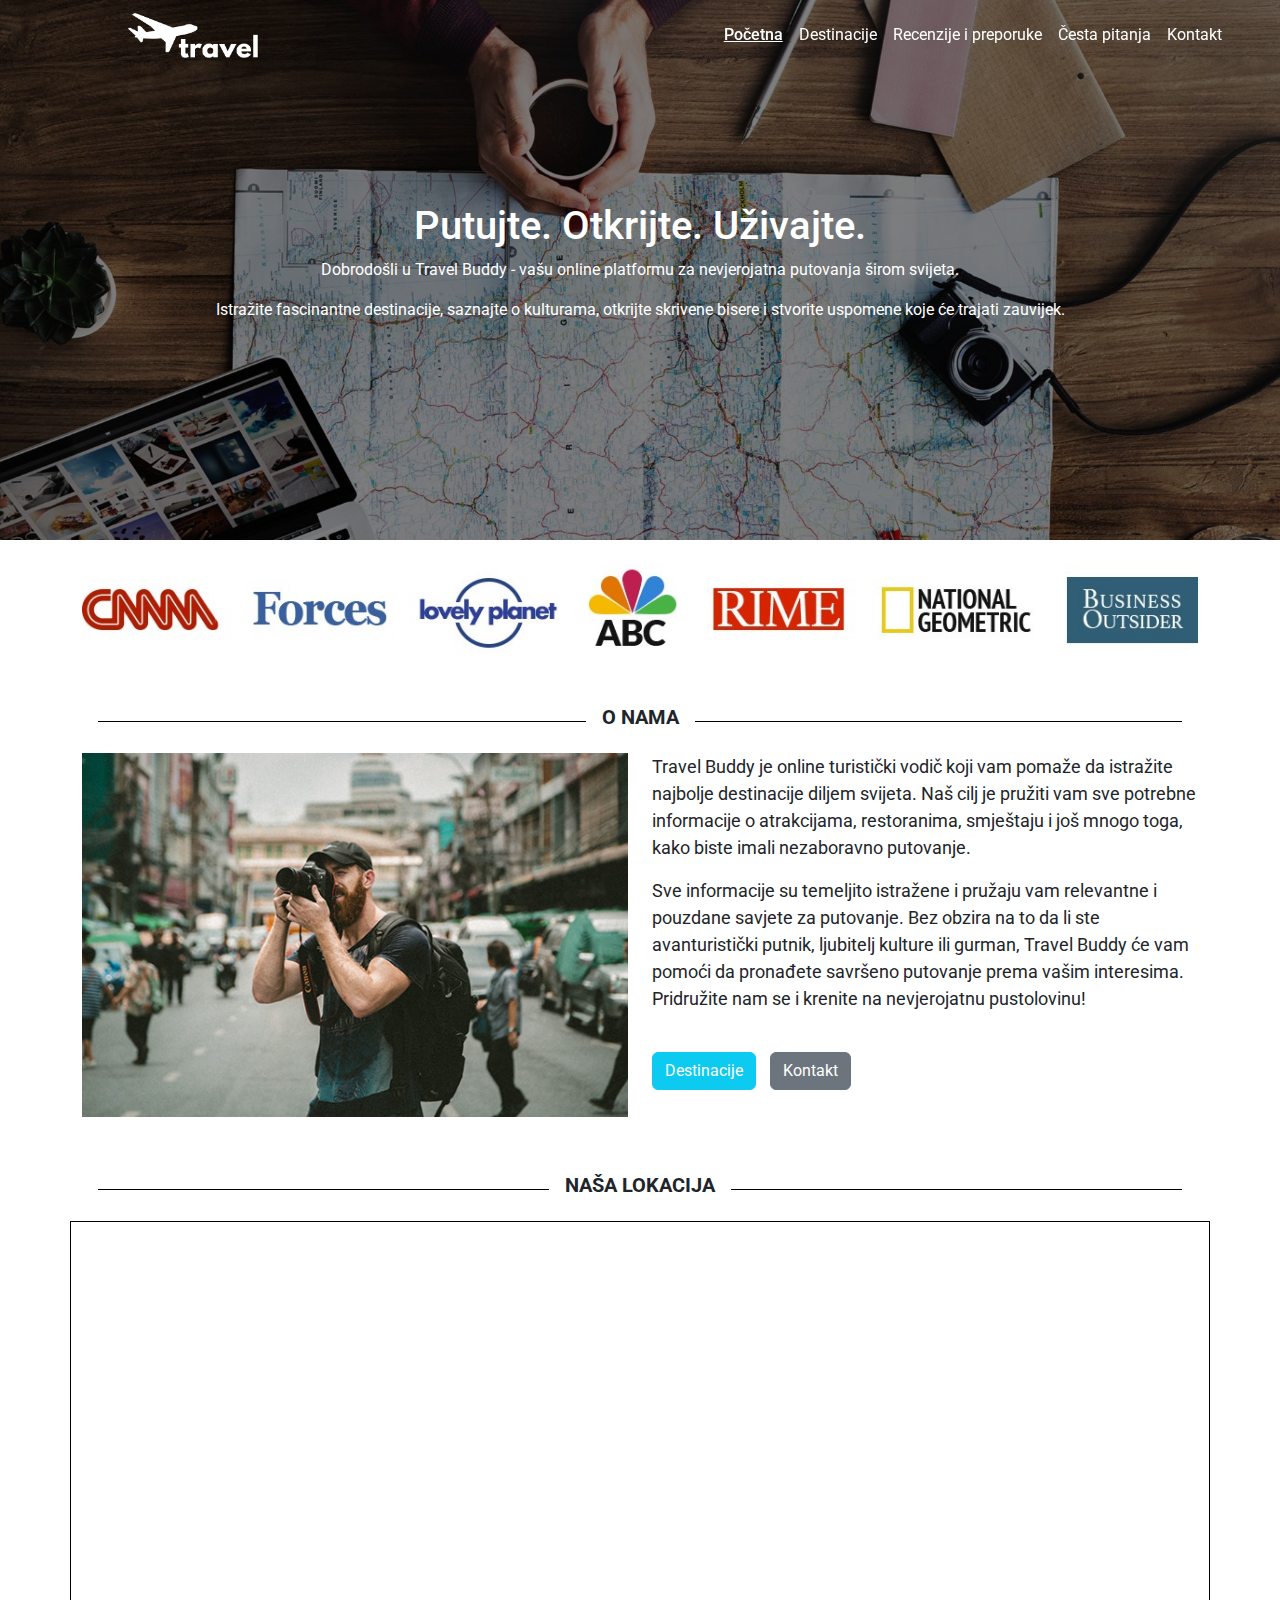
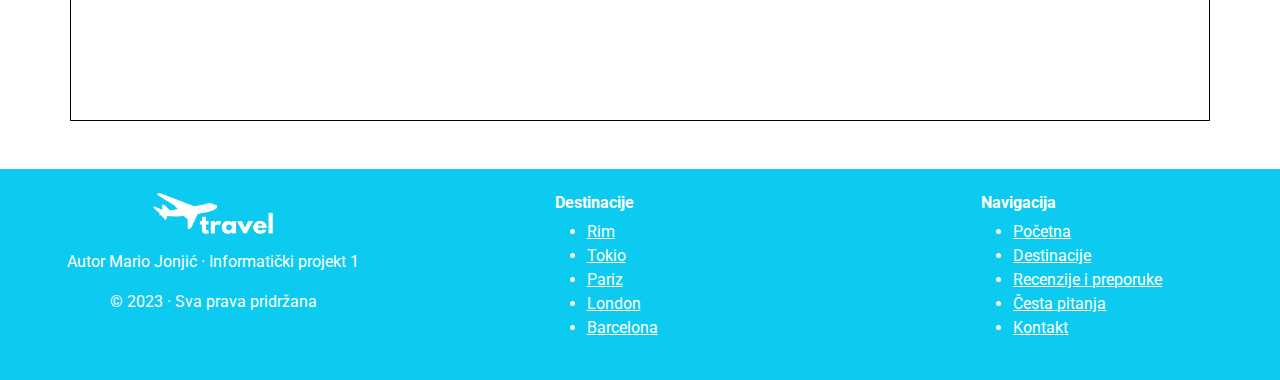
<file: index.html>
<!DOCTYPE html>
<html lang="en">
<head>
    <meta charset="UTF-8">
    <meta name="viewport" content="width=device-width, initial-scale=1.0">
    <link rel="icon" type="image/x-icon" href="images/favicon.ico">

    <title>Travel Buddy - turistički vodič</title>

    <!-- Bootstrap -->
    <link href="https://cdn.jsdelivr.net/npm/bootstrap@5.2.3/dist/css/bootstrap.min.css" rel="stylesheet">
    <script src="https://cdn.jsdelivr.net/npm/bootstrap@5.2.3/dist/js/bootstrap.bundle.min.js"></script>
    <link rel="stylesheet" href="https://cdn.jsdelivr.net/npm/bootstrap-icons@1.7.2/font/bootstrap-icons.css">

    <!-- jQuery -->
    <script src="https://ajax.googleapis.com/ajax/libs/jquery/3.6.4/jquery.min.js"></script>

    <!-- Font Awesome -->
    <link rel="stylesheet" href="https://cdnjs.cloudflare.com/ajax/libs/font-awesome/5.15.3/css/all.min.css">

    <!-- Custom CSS & JS -->
    <link rel="stylesheet" href="main.css">
    <script src="main.js"></script>
</head>
<body>
    <!-- Header Start -->
    <header class="sticky-top">
        <nav class="navbar navbar-expand-lg navbar-light bg-transparent fixed-top">
          <a class="navbar-brand" href="index.html">
            <img src="images/logo_white.png" alt="Logo" width="130px">
          </a>
          <button class="navbar-toggler" type="button" data-bs-toggle="collapse" data-bs-target="#main_nav">
            <span class="navbar-toggler-icon"></span>
          </button>
          <div class="collapse navbar-collapse justify-content-end" id="navbarNav">
            <ul class="navbar-nav">
              <li class="nav-item active">
                <a class="nav-link text-white" href="index.html">Početna</a>
              </li>
              <li class="nav-item">
                <a class="nav-link text-white" href="destinacije.html">Destinacije</a>
              </li>
              <li class="nav-item">
                <a class="nav-link text-white" href="recenzije.html">Recenzije i preporuke</a>
              </li>
              <li class="nav-item">
                <a class="nav-link text-white" href="faq.html">Česta pitanja</a>
              </li>
              <li class="nav-item">
                <a class="nav-link text-white" href="kontakt.html">Kontakt</a>
              </li>
            </ul>
          </div>
        </nav>
    </header>
    <!-- Header End -->

    <!-- Content Start -->
    <div class="jumbotron">
        <div class="container">
          <h1>Putujte. Otkrijte. Uživajte.</h1>
          <p>Dobrodošli u Travel Buddy - vašu online platformu za nevjerojatna putovanja širom svijeta.</p>
          <p>Istražite fascinantne destinacije, saznajte o kulturama, otkrijte skrivene bisere i stvorite uspomene koje će trajati zauvijek.</p>
        </div>
    </div>
      
    <div class="container">
        <div class="py-4">
            <img src="images/sponsors.jpg" alt="Sponsors" class="img-fluid">
        </div>   
        <br>
        <div class="row">
          <div class="title-divider">
              <div class="title-divider-line"></div>
              <h5 class="title-divider-text">O nama</h5>
              <div class="title-divider-line"></div>
          </div>

          <div class="col-lg-6 text-center pb-2">
              <img src="images/o-nama.jpg" width="585" height="390" alt="O nama" class="img-fluid">
          </div>
          <div class="col-lg-6" id="opis">
            <p>Travel Buddy je online turistički vodič koji vam pomaže da istražite najbolje destinacije diljem svijeta.
                        Naš cilj je pružiti vam sve potrebne informacije o atrakcijama, restoranima, smještaju i još mnogo toga,
                        kako biste imali nezaboravno putovanje.</p>
            <p>Sve informacije su temeljito istražene i pružaju vam relevantne i pouzdane savjete za putovanje.
                Bez obzira na to da li ste avanturistički putnik, ljubitelj kulture ili gurman, Travel Buddy će vam pomoći
                da pronađete savršeno putovanje prema vašim interesima.
                Pridružite nam se i krenite na nevjerojatnu pustolovinu!</p><br>

            <a href="destinacije.html" class="btn btn-info text-white" style="margin-right: 10px;">Destinacije</a>
            <a href="kontakt.html" class="btn btn-secondary text-white">Kontakt</a>
          </div>
		    </div>
        <br>
        <div class="row py-4">
            <div class="title-divider">
                <div class="title-divider-line"></div>
                <h5 class="title-divider-text">Naša lokacija</h5>
                <div class="title-divider-line"></div>
            </div>

            <iframe class="w-100" height="500" frameborder="0" scrolling="no" marginheight="0" marginwidth="0" src="https://www.openstreetmap.org/export/embed.html?bbox=17.794514249324802%2C43.34350803368217%2C17.79955272817612%2C43.34619335044102&amp;layer=mapnik" style="border: 1px solid black"></iframe><br/>
          </div><br>
    </div>
    <!-- Content End -->

    <!-- Footer Start -->
    <footer>
        <div class="container-fluid py-4" id="footer_container">
            <div class="row">
                <div class="col-md-4 text-center">
                    <div class="footer-left">
                        <p><img src="images/logo_white.png" alt="Logo" width="120px"></p>
                        <p>Autor Mario Jonjić · Informatički projekt 1</a></p>
                        <p>© 2023 · Sva prava pridržana</p>
                    </div>
                </div>
                <div class="col-md-4" style="padding-left: 10%;">
                    <div class="footer-center">
                        <h6><b>Destinacije</b></h6>
                        <ul>
                            <li><a href="destinacije.html#destinacija_rim">Rim</a></li>
                            <li><a href="destinacije.html#destinacija_tokio">Tokio</a></li>
                            <li><a href="destinacije.html#destinacija_pariz">Pariz</a></li>
                            <li><a href="destinacije.html#destinacija_london">London</a></li>
                            <li><a href="destinacije.html#destinacija_barcelona">Barcelona</a></li>
                        </ul>
                    </div>
                </div>
                <div class="col-md-4" style="padding-left: 10%;">
                    <div class="footer-right">
                        <h6><b>Navigacija</b></h6>
                        <ul>
                            <li><a href="index.html">Početna</a></li>
                            <li><a href="destinacije.html">Destinacije</a></li>
                            <li><a href="recenzije.html">Recenzije i preporuke</a></li>
                            <li><a href="faq.html">Česta pitanja</a></li>
                            <li><a href="kontakt.html">Kontakt</a></li>
                        </ul>
                    </div>
                </div>
            </div>
        </div>
    </footer>
    <!-- Footer End -->

    <button type="button" class="btn btn-primary btn-floating btn-lg" id="btn-back-to-top">
      <i class="fas fa-arrow-up"></i>
    </button>
</body>
</html>
</file>
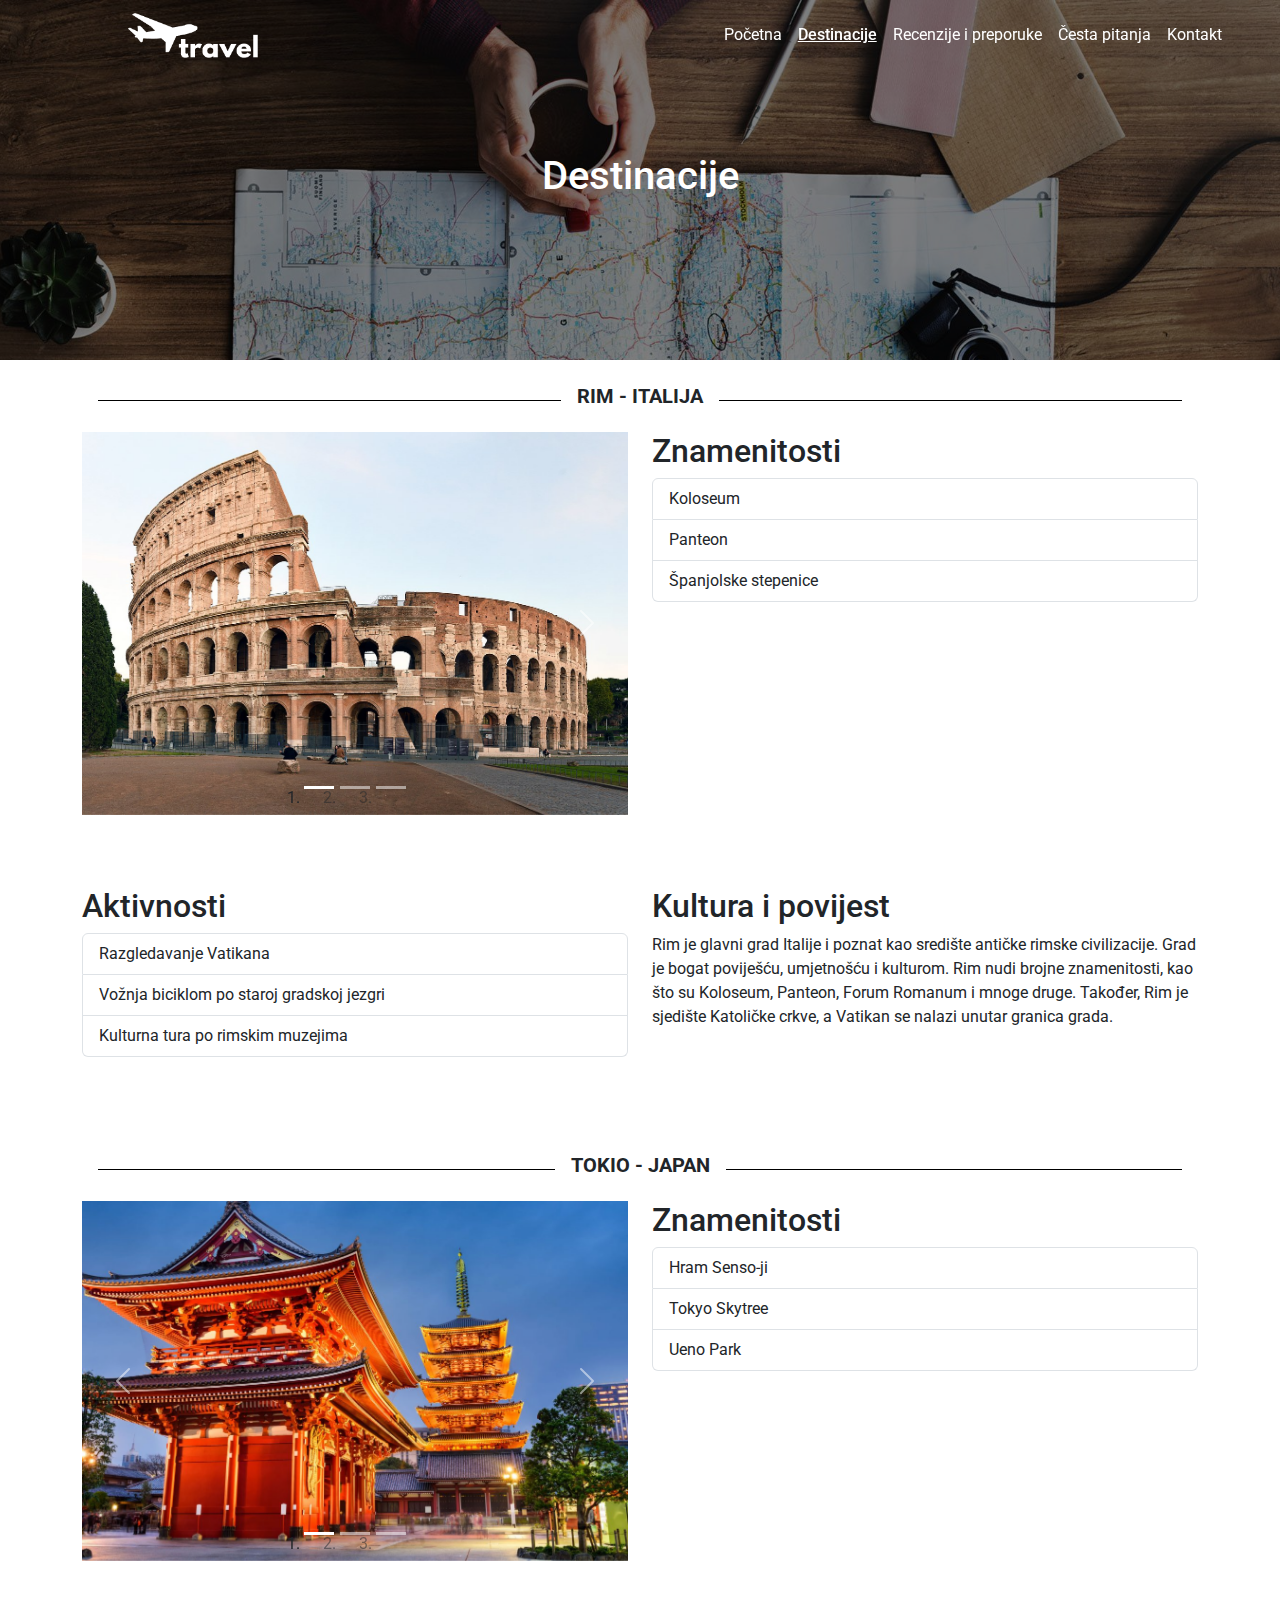
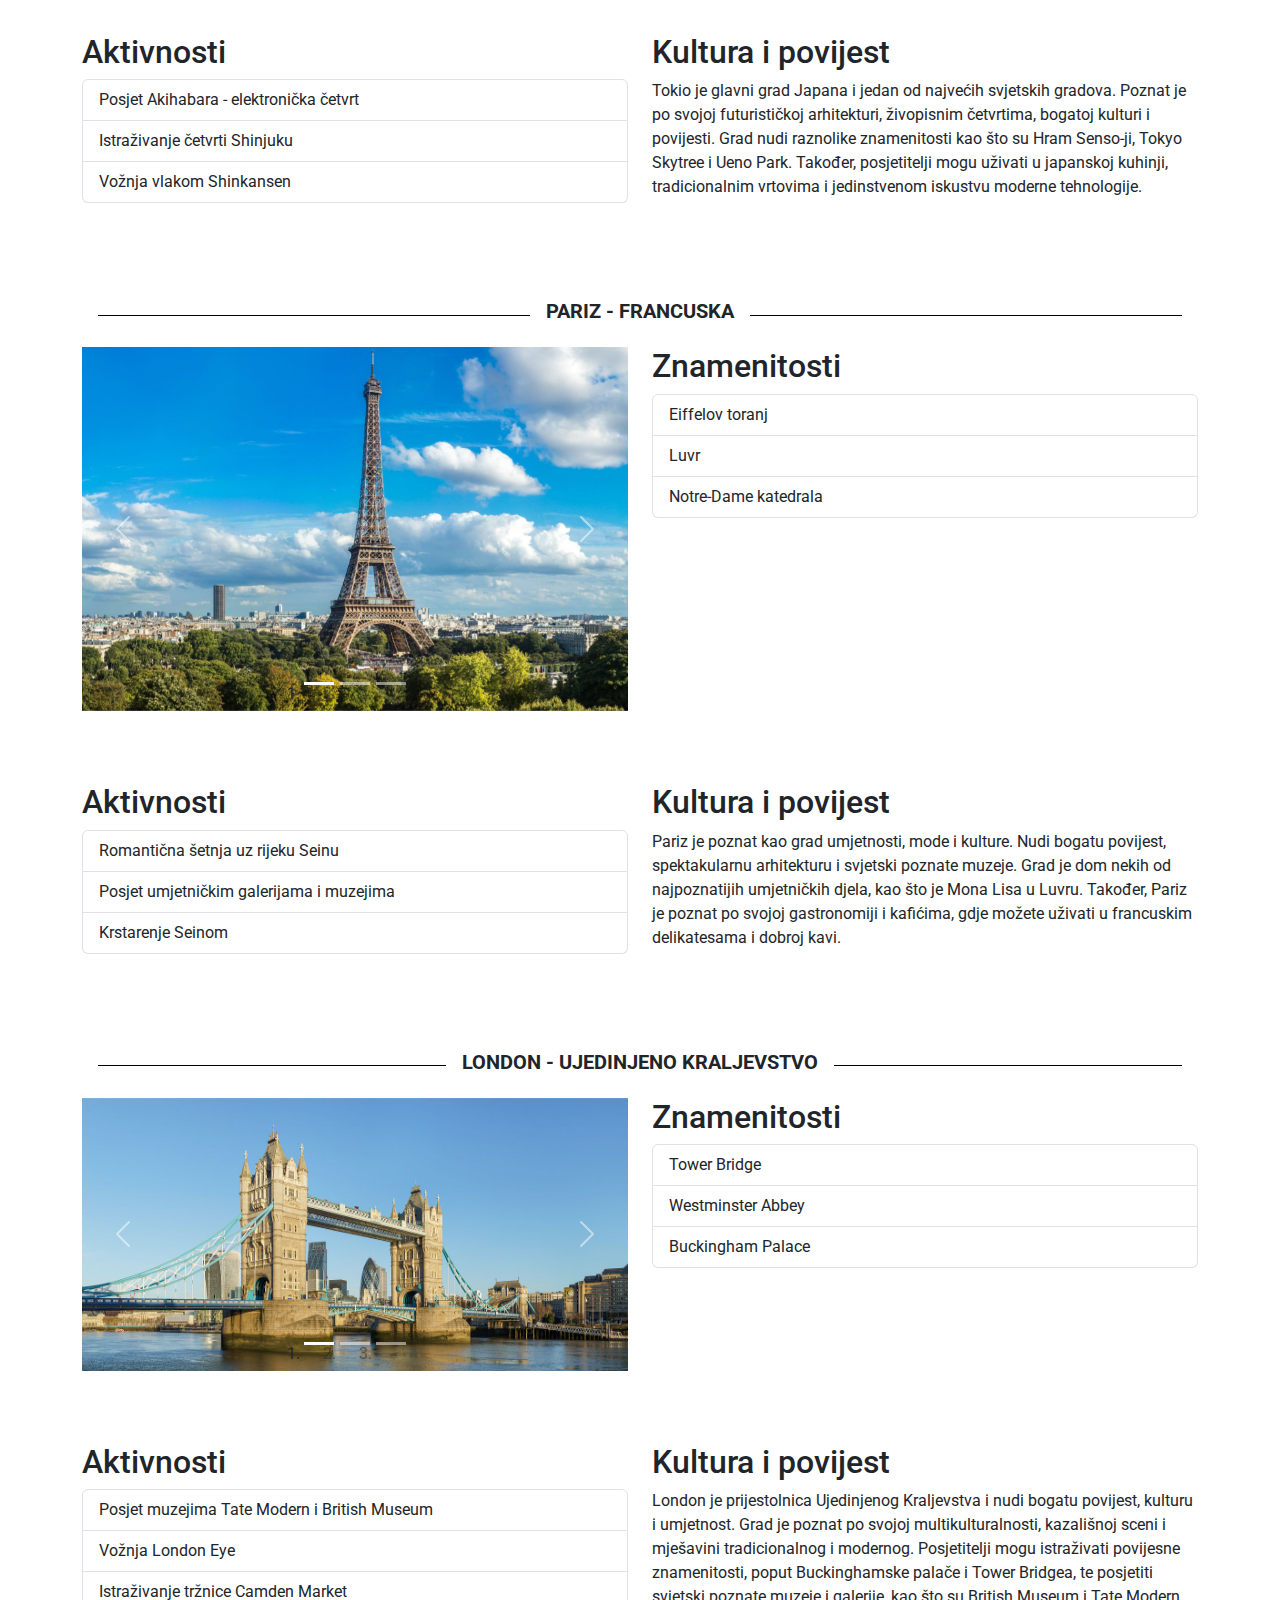
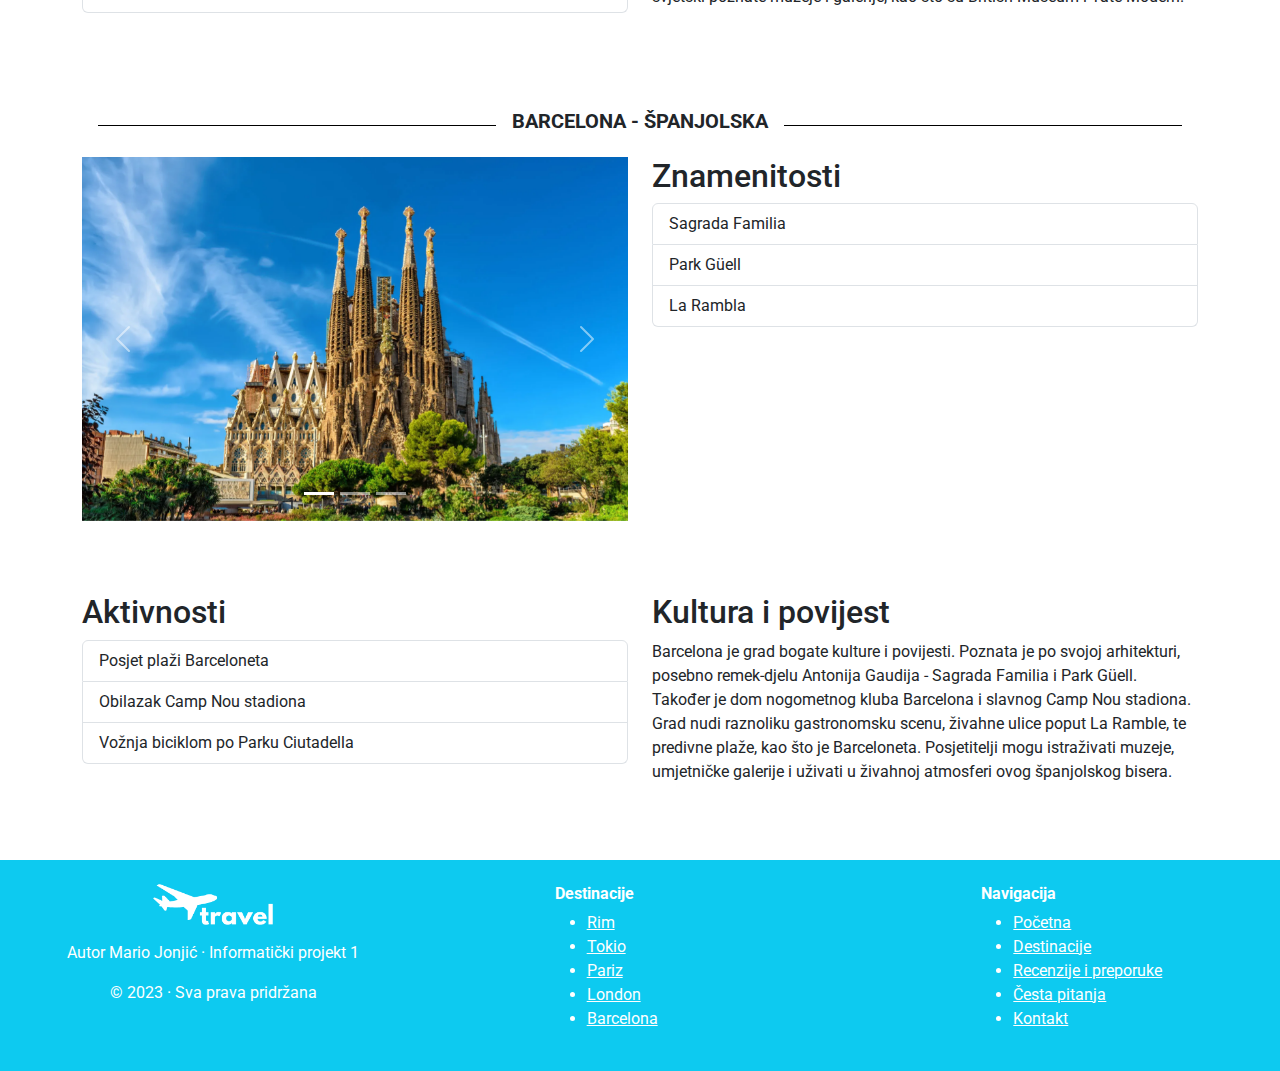
<file: destinacije.html>
<!DOCTYPE html>
<html lang="en">
<head>
    <meta charset="UTF-8">
    <meta name="viewport" content="width=device-width, initial-scale=1.0">
    <link rel="icon" type="image/x-icon" href="images/favicon.ico">

    <title>Travel Buddy - turistički vodič</title>

    <!-- Bootstrap -->
    <link href="https://cdn.jsdelivr.net/npm/bootstrap@5.2.3/dist/css/bootstrap.min.css" rel="stylesheet">
    <script src="https://cdn.jsdelivr.net/npm/bootstrap@5.2.3/dist/js/bootstrap.bundle.min.js"></script>
    <link rel="stylesheet" href="https://cdn.jsdelivr.net/npm/bootstrap-icons@1.7.2/font/bootstrap-icons.css">
        
    <!-- jQuery -->
    <script src="https://ajax.googleapis.com/ajax/libs/jquery/3.6.4/jquery.min.js"></script>

    <!-- Font Awesome -->
    <link rel="stylesheet" href="https://cdnjs.cloudflare.com/ajax/libs/font-awesome/5.15.3/css/all.min.css">

    <!-- Custom CSS & JS -->
    <link rel="stylesheet" href="main.css">
    <script src="main.js"></script>
</head>
<body>
    <!-- Header Start -->
    <header class="sticky-top">
        <nav class="navbar navbar-expand-lg navbar-light bg-transparent fixed-top">
          <a class="navbar-brand" href="index.html">
            <img src="images/logo_white.png" alt="Logo" width="130px">
          </a>
          <button class="navbar-toggler" type="button" data-bs-toggle="collapse" data-bs-target="#main_nav">
            <span class="navbar-toggler-icon"></span>
          </button>
          <div class="collapse navbar-collapse justify-content-end" id="navbarNav">
            <ul class="navbar-nav">
              <li class="nav-item">
                <a class="nav-link text-white" href="index.html">Početna</a>
              </li>
              <li class="nav-item active">
                <a class="nav-link text-white" href="destinacije.html">Destinacije</a>
              </li>
              <li class="nav-item">
                <a class="nav-link text-white" href="recenzije.html">Recenzije i preporuke</a>
              </li>
              <li class="nav-item">
                <a class="nav-link text-white" href="faq.html">Česta pitanja</a>
              </li>
              <li class="nav-item">
                <a class="nav-link text-white" href="kontakt.html">Kontakt</a>
              </li>
            </ul>
          </div>
        </nav>
    </header>
    <!-- Header End -->

    <!-- Content Start -->
    <div class="jumbotron" style="height: 40vh;">
        <div class="container">
          <h1>Destinacije</h1>
        </div>
    </div>
      
    <main class="container mt-4">
        <!-- Destinacija 1 Start -->
        <div class="title-divider">
            <div class="title-divider-line"></div>
            <h5 class="title-divider-text" id="destinacija_rim">Rim - Italija</h5>
            <div class="title-divider-line"></div>
        </div>

        <div class="row">
            <!-- Galerija Start -->
            <div class="col-md-6 pb-5">
                <div id="carousel1" class="carousel slide" data-bs-ride="carousel">
                    <ol class="carousel-indicators">
                        <li data-bs-target="#carousel1" data-bs-slide-to="0" class="active"></li>
                        <li data-bs-target="#carousel1" data-bs-slide-to="1"></li>
                        <li data-bs-target="#carousel1" data-bs-slide-to="2"></li>
                    </ol>
                    <div class="carousel-inner">
                        <div class="carousel-item active">
                            <img class="d-block w-100" src="images/rim1.jpg" alt="Slika 1">
                        </div>
                        <div class="carousel-item">
                            <img class="d-block w-100" src="images/rim2.jpg" alt="Slika 2">
                        </div>
                        <div class="carousel-item">
                            <img class="d-block w-100" src="images/rim3.jpg" alt="Slika 3">
                        </div>
                    </div>
                    <button class="carousel-control-prev" type="button" data-bs-target="#carousel1" data-bs-slide="prev">
                        <span class="carousel-control-prev-icon" aria-hidden="true"></span>
                        <span class="visually-hidden">Prethodna</span>
                    </button>
                    <button class="carousel-control-next" type="button" data-bs-target="#carousel1" data-bs-slide="next">
                        <span class="carousel-control-next-icon" aria-hidden="true"></span>
                        <span class="visually-hidden">Sljedeća</span>
                    </button>
                </div>
            </div>
            <!-- Galerija End -->

            <!-- Znamenitosti Start -->
            <div class="col-md-6">
                <h2>Znamenitosti</h2>
                <ul class="list-group">
                    <li class="list-group-item">Koloseum</li>
                    <li class="list-group-item">Panteon</li>
                    <li class="list-group-item">Španjolske stepenice</li>
                </ul>
            </div>
            <!-- Znamenitosti End -->
        </div>

        <div class="row mt-4">
            <!-- Aktivnosti Start -->
            <div class="col-md-6 pb-5">
                <h2>Aktivnosti</h2>
                <ul class="list-group">
                    <li class="list-group-item">Razgledavanje Vatikana</li>
                    <li class="list-group-item">Vožnja biciklom po staroj gradskoj jezgri</li>
                    <li class="list-group-item">Kulturna tura po rimskim muzejima</li>
                </ul>
            </div>
            <!-- Aktivnosti End -->

            <!-- Kultura i povijest Start -->
            <div class="col-md-6">
                <h2>Kultura i povijest</h2>
                <p>Rim je glavni grad Italije i poznat kao središte antičke rimske civilizacije. Grad je bogat poviješću, umjetnošću i kulturom. Rim nudi brojne znamenitosti, kao što su Koloseum, Panteon, Forum Romanum i mnoge druge. Također, Rim je sjedište Katoličke crkve, a Vatikan se nalazi unutar granica grada.</p>
            </div>
            <!-- Kultura i povijest End -->
        </div>
        <!-- Destinacija 1 End -->

        <br><br>

        <!-- Destinacija 2 Start -->
        <div class="title-divider">
            <div class="title-divider-line"></div>
            <h5 class="title-divider-text" id="destinacija_tokio">Tokio - Japan</h5>
            <div class="title-divider-line"></div>
        </div>

        <div class="row">
            <!-- Galerija Start -->
            <div class="col-md-6 pb-5">
                <div id="carousel2" class="carousel slide" data-bs-ride="carousel">
                    <ol class="carousel-indicators">
                        <li data-bs-target="#carousel2" data-bs-slide-to="0" class="active"></li>
                        <li data-bs-target="#carousel2" data-bs-slide-to="1"></li>
                        <li data-bs-target="#carousel2" data-bs-slide-to="2"></li>
                    </ol>
                    <div class="carousel-inner">
                        <div class="carousel-item active">
                            <img class="d-block w-100" src="images/tokio1.jpg" alt="Slika 1">
                        </div>
                        <div class="carousel-item">
                            <img class="d-block w-100" src="images/tokio2.jpg" alt="Slika 2">
                        </div>
                        <div class="carousel-item">
                            <img class="d-block w-100" src="images/tokio3.jpg" alt="Slika 3">
                        </div>
                    </div>
                    <button class="carousel-control-prev" type="button" data-bs-target="#carousel2" data-bs-slide="prev">
                        <span class="carousel-control-prev-icon" aria-hidden="true"></span>
                        <span class="visually-hidden">Prethodna</span>
                    </button>
                    <button class="carousel-control-next" type="button" data-bs-target="#carousel2" data-bs-slide="next">
                        <span class="carousel-control-next-icon" aria-hidden="true"></span>
                        <span class="visually-hidden">Sljedeća</span>
                    </button>
                </div>
            </div>
            <!-- Galerija End -->

            <!-- Znamenitosti Start -->
            <div class="col-md-6">
                <h2>Znamenitosti</h2>
                <ul class="list-group">
                    <li class="list-group-item">Hram Senso-ji</li>
                    <li class="list-group-item">Tokyo Skytree</li>
                    <li class="list-group-item">Ueno Park</li>
                </ul>
            </div>
            <!-- Znamenitosti End -->
        </div>

        <div class="row mt-4">
            <!-- Aktivnosti Start -->
            <div class="col-md-6 pb-5">
                <h2>Aktivnosti</h2>
                <ul class="list-group">
                    <li class="list-group-item">Posjet Akihabara - elektronička četvrt</li>
                    <li class="list-group-item">Istraživanje četvrti Shinjuku</li>
                    <li class="list-group-item">Vožnja vlakom Shinkansen</li>
                </ul>
            </div>
            <!-- Aktivnosti End -->

            <!-- Kultura i povijest Start -->
            <div class="col-md-6">
                <h2>Kultura i povijest</h2>
                <p>Tokio je glavni grad Japana i jedan od najvećih svjetskih gradova. Poznat je po svojoj futurističkoj arhitekturi, živopisnim četvrtima, bogatoj kulturi i povijesti. Grad nudi raznolike znamenitosti kao što su Hram Senso-ji, Tokyo Skytree i Ueno Park. Također, posjetitelji mogu uživati u japanskoj kuhinji, tradicionalnim vrtovima i jedinstvenom iskustvu moderne tehnologije.</p>
            </div>
            <!-- Kultura i povijest End -->
        </div>
        <!-- Destinacija 2 End -->

        <br><br>

        <!-- Destinacija 3 Start -->
        <div class="title-divider">
            <div class="title-divider-line"></div>
            <h5 class="title-divider-text" id="destinacija_pariz">Pariz - Francuska</h5>
            <div class="title-divider-line"></div>
        </div>

        <div class="row">
            <!-- Galerija Start -->
            <div class="col-md-6 pb-5">
                <div id="carousel3" class="carousel slide" data-bs-ride="carousel">
                    <ol class="carousel-indicators">
                        <li data-bs-target="#carousel3" data-bs-slide-to="0" class="active"></li>
                        <li data-bs-target="#carousel3" data-bs-slide-to="1"></li>
                        <li data-bs-target="#carousel3" data-bs-slide-to="2"></li>
                    </ol>
                    <div class="carousel-inner">
                        <div class="carousel-item active">
                            <img class="d-block w-100" src="images/pariz1.jpg" alt="Slika 1">
                        </div>
                        <div class="carousel-item">
                            <img class="d-block w-100" src="images/pariz2.jpg" alt="Slika 2">
                        </div>
                        <div class="carousel-item">
                            <img class="d-block w-100" src="images/pariz3.jpg" alt="Slika 3">
                        </div>
                    </div>
                    <button class="carousel-control-prev" type="button" data-bs-target="#carousel3" data-bs-slide="prev">
                        <span class="carousel-control-prev-icon" aria-hidden="true"></span>
                        <span class="visually-hidden">Prethodna</span>
                    </button>
                    <button class="carousel-control-next" type="button" data-bs-target="#carousel3" data-bs-slide="next">
                        <span class="carousel-control-next-icon" aria-hidden="true"></span>
                        <span class="visually-hidden">Sljedeća</span>
                    </button>
                </div>
            </div>
            <!-- Galerija End -->

            <!-- Znamenitosti Start -->
            <div class="col-md-6">
                <h2>Znamenitosti</h2>
                <ul class="list-group">
                    <li class="list-group-item">Eiffelov toranj</li>
                    <li class="list-group-item">Luvr</li>
                    <li class="list-group-item">Notre-Dame katedrala</li>
                </ul>
            </div>
            <!-- Znamenitosti End -->
        </div>

        <div class="row mt-4">
            <!-- Aktivnosti Start -->
            <div class="col-md-6 pb-5">
                <h2>Aktivnosti</h2>
                <ul class="list-group">
                    <li class="list-group-item">Romantična šetnja uz rijeku Seinu</li>
                    <li class="list-group-item">Posjet umjetničkim galerijama i muzejima</li>
                    <li class="list-group-item">Krstarenje Seinom</li>
                </ul>
            </div>
            <!-- Aktivnosti End -->

            <!-- Kultura i povijest Start -->
            <div class="col-md-6">
                <h2>Kultura i povijest</h2>
                <p>Pariz je poznat kao grad umjetnosti, mode i kulture. Nudi bogatu povijest, spektakularnu arhitekturu i svjetski poznate muzeje. Grad je dom nekih od najpoznatijih umjetničkih djela, kao što je Mona Lisa u Luvru. Također, Pariz je poznat po svojoj gastronomiji i kafićima, gdje možete uživati u francuskim delikatesama i dobroj kavi.</p>
            </div>
            <!-- Kultura i povijest End -->
        </div>
        <!-- Destinacija 3 End -->

        <br><br>

        <!-- Destinacija 4 Start -->
        <div class="title-divider">
            <div class="title-divider-line"></div>
            <h5 class="title-divider-text" id="destinacija_london">London - Ujedinjeno Kraljevstvo</h5>
            <div class="title-divider-line"></div>
        </div>

        <div class="row">
            <!-- Galerija Start -->
            <div class="col-md-6 pb-5">
                <div id="carousel4" class="carousel slide" data-bs-ride="carousel">
                    <ol class="carousel-indicators">
                        <li data-bs-target="#carousel4" data-bs-slide-to="0" class="active"></li>
                        <li data-bs-target="#carousel4" data-bs-slide-to="1"></li>
                        <li data-bs-target="#carousel4" data-bs-slide-to="2"></li>
                    </ol>
                    <div class="carousel-inner">
                        <div class="carousel-item active">
                            <img class="d-block w-100" src="images/london1.jpg" alt="Slika 1">
                        </div>
                        <div class="carousel-item">
                            <img class="d-block w-100" src="images/london2.jpg" alt="Slika 2">
                        </div>
                        <div class="carousel-item">
                            <img class="d-block w-100" src="images/london3.jpg" alt="Slika 3">
                        </div>
                    </div>
                    <button class="carousel-control-prev" type="button" data-bs-target="#carousel4" data-bs-slide="prev">
                        <span class="carousel-control-prev-icon" aria-hidden="true"></span>
                        <span class="visually-hidden">Prethodna</span>
                    </button>
                    <button class="carousel-control-next" type="button" data-bs-target="#carousel4" data-bs-slide="next">
                        <span class="carousel-control-next-icon" aria-hidden="true"></span>
                        <span class="visually-hidden">Sljedeća</span>
                    </button>
                </div>
            </div>
            <!-- Galerija End -->

            <!-- Znamenitosti Start -->
            <div class="col-md-6">
                <h2>Znamenitosti</h2>
                <ul class="list-group">
                    <li class="list-group-item">Tower Bridge</li>
                    <li class="list-group-item">Westminster Abbey</li>
                    <li class="list-group-item">Buckingham Palace</li>
                </ul>
            </div>
            <!-- Znamenitosti End -->
        </div>

        <div class="row mt-4">
            <!-- Aktivnosti Start -->
            <div class="col-md-6 pb-5">
                <h2>Aktivnosti</h2>
                <ul class="list-group">
                    <li class="list-group-item">Posjet muzejima Tate Modern i British Museum</li>
                    <li class="list-group-item">Vožnja London Eye</li>
                    <li class="list-group-item">Istraživanje tržnice Camden Market</li>
                </ul>
            </div>
            <!-- Aktivnosti End -->

            <!-- Kultura i povijest Start -->
            <div class="col-md-6">
                <h2>Kultura i povijest</h2>
                <p>London je prijestolnica Ujedinjenog Kraljevstva i nudi bogatu povijest, kulturu i umjetnost. Grad je poznat po svojoj multikulturalnosti, kazališnoj sceni i mješavini tradicionalnog i modernog. Posjetitelji mogu istraživati povijesne znamenitosti, poput Buckinghamske palače i Tower Bridgea, te posjetiti svjetski poznate muzeje i galerije, kao što su British Museum i Tate Modern.</p>
            </div>
            <!-- Kultura i povijest End -->
        </div>
        <!-- Destinacija 4 End -->

        <br><br>

        <!-- Destinacija 5 Start -->
        <div class="title-divider">
            <div class="title-divider-line"></div>
            <h5 class="title-divider-text" id="destinacija_barcelona">Barcelona - Španjolska</h5>
            <div class="title-divider-line"></div>
        </div>

        <div class="row">
            <!-- Galerija Start -->
            <div class="col-md-6 pb-5">
                <div id="carousel5" class="carousel slide" data-bs-ride="carousel">
                    <ol class="carousel-indicators">
                        <li data-bs-target="#carousel5" data-bs-slide-to="0" class="active"></li>
                        <li data-bs-target="#carousel5" data-bs-slide-to="1"></li>
                        <li data-bs-target="#carousel5" data-bs-slide-to="2"></li>
                    </ol>
                    <div class="carousel-inner">
                        <div class="carousel-item active">
                            <img class="d-block w-100" src="images/barcelona1.jpg" alt="Slika 1">
                        </div>
                        <div class="carousel-item">
                            <img class="d-block w-100" src="images/barcelona2.jpg" alt="Slika 2">
                        </div>
                        <div class="carousel-item">
                            <img class="d-block w-100" src="images/barcelona3.jpg" alt="Slika 3">
                        </div>
                    </div>
                    <button class="carousel-control-prev" type="button" data-bs-target="#carousel5" data-bs-slide="prev">
                        <span class="carousel-control-prev-icon" aria-hidden="true"></span>
                        <span class="visually-hidden">Prethodna</span>
                    </button>
                    <button class="carousel-control-next" type="button" data-bs-target="#carousel5" data-bs-slide="next">
                        <span class="carousel-control-next-icon" aria-hidden="true"></span>
                        <span class="visually-hidden">Sljedeća</span>
                    </button>
                </div>
            </div>
            <!-- Galerija End -->

            <!-- Znamenitosti Start -->
            <div class="col-md-6">
                <h2>Znamenitosti</h2>
                <ul class="list-group">
                    <li class="list-group-item">Sagrada Familia</li>
                    <li class="list-group-item">Park Güell</li>
                    <li class="list-group-item">La Rambla</li>
                </ul>
            </div>
            <!-- Znamenitosti End -->
        </div>

        <div class="row mt-4">
            <!-- Aktivnosti Start -->
            <div class="col-md-6 pb-5">
                <h2>Aktivnosti</h2>
                <ul class="list-group">
                    <li class="list-group-item">Posjet plaži Barceloneta</li>
                    <li class="list-group-item">Obilazak Camp Nou stadiona</li>
                    <li class="list-group-item">Vožnja biciklom po Parku Ciutadella</li>
                </ul>
            </div>
            <!-- Aktivnosti End -->

            <!-- Kultura i povijest Start -->
            <div class="col-md-6">
                <h2>Kultura i povijest</h2>
                <p>Barcelona je grad bogate kulture i povijesti. Poznata je po svojoj arhitekturi, posebno remek-djelu Antonija Gaudija - Sagrada Familia i Park Güell. Također je dom nogometnog kluba Barcelona i slavnog Camp Nou stadiona. Grad nudi raznoliku gastronomsku scenu, živahne ulice poput La Ramble, te predivne plaže, kao što je Barceloneta. Posjetitelji mogu istraživati muzeje, umjetničke galerije i uživati u živahnoj atmosferi ovog španjolskog bisera.</p>
            </div>
            <!-- Kultura i povijest End -->
        </div>
        <!-- Destinacija 5 End -->

    </main>
    <!-- Content End -->

    <br><br>

    <!-- Footer Start -->
    <footer>
        <div class="container-fluid py-4" id="footer_container">
            <div class="row">
                <div class="col-md-4 text-center">
                    <div class="footer-left">
                        <p><img src="images/logo_white.png" alt="Logo" width="120px"></p>
                        <p>Autor Mario Jonjić · Informatički projekt 1</a></p>
                        <p>© 2023 · Sva prava pridržana</p>
                    </div>
                </div>
                <div class="col-md-4" style="padding-left: 10%;">
                    <div class="footer-center">
                        <h6><b>Destinacije</b></h6>
                        <ul>
                            <li><a href="destinacije.html#destinacija_rim">Rim</a></li>
                            <li><a href="destinacije.html#destinacija_tokio">Tokio</a></li>
                            <li><a href="destinacije.html#destinacija_pariz">Pariz</a></li>
                            <li><a href="destinacije.html#destinacija_london">London</a></li>
                            <li><a href="destinacije.html#destinacija_barcelona">Barcelona</a></li>
                        </ul>
                    </div>
                </div>
                <div class="col-md-4" style="padding-left: 10%;">
                    <div class="footer-right">
                        <h6><b>Navigacija</b></h6>
                        <ul>
                            <li><a href="index.html">Početna</a></li>
                            <li><a href="destinacije.html">Destinacije</a></li>
                            <li><a href="recenzije.html">Recenzije i preporuke</a></li>
                            <li><a href="faq.html">Česta pitanja</a></li>
                            <li><a href="kontakt.html">Kontakt</a></li>
                        </ul>
                    </div>
                </div>
            </div>
        </div>
    </footer>
    <!-- Footer End -->
      
    <button type="button" class="btn btn-primary btn-floating btn-lg" id="btn-back-to-top">
        <i class="fas fa-arrow-up"></i>
      </button>
</body>
</html>
</file>
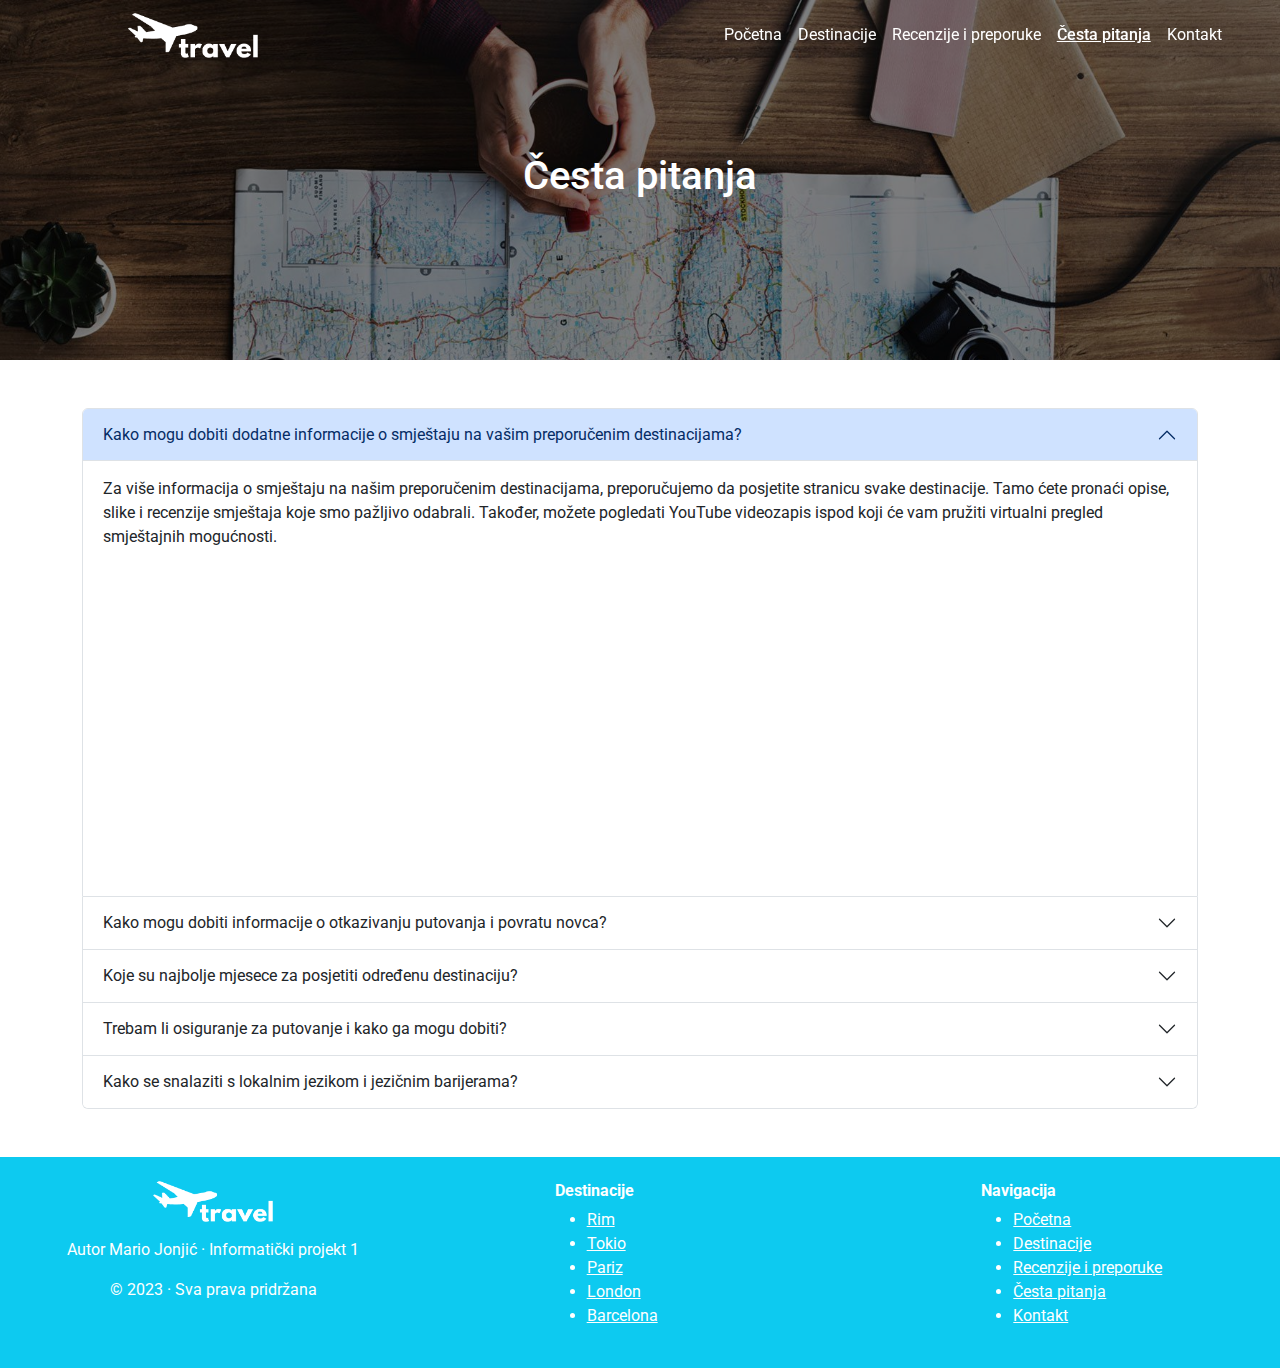
<file: faq.html>
<!DOCTYPE html>
<html lang="en">
<head>
    <meta charset="UTF-8">
    <meta name="viewport" content="width=device-width, initial-scale=1.0">
    <link rel="icon" type="image/x-icon" href="images/favicon.ico">

    <title>Travel Buddy - turistički vodič</title>

    <!-- Bootstrap -->
    <link href="https://cdn.jsdelivr.net/npm/bootstrap@5.2.3/dist/css/bootstrap.min.css" rel="stylesheet">
    <script src="https://cdn.jsdelivr.net/npm/bootstrap@5.2.3/dist/js/bootstrap.bundle.min.js"></script>
    <link rel="stylesheet" href="https://cdn.jsdelivr.net/npm/bootstrap-icons@1.7.2/font/bootstrap-icons.css">
        
    <!-- jQuery -->
    <script src="https://ajax.googleapis.com/ajax/libs/jquery/3.6.4/jquery.min.js"></script>

    <!-- Font Awesome -->
    <link rel="stylesheet" href="https://cdnjs.cloudflare.com/ajax/libs/font-awesome/5.15.3/css/all.min.css">

    <!-- Custom CSS & JS -->
    <link rel="stylesheet" href="main.css">
    <script src="main.js"></script>
</head>
<body>
    <!-- Header Start -->
    <header class="sticky-top">
        <nav class="navbar navbar-expand-lg navbar-light bg-transparent fixed-top">
          <a class="navbar-brand" href="index.html">
            <img src="images/logo_white.png" alt="Logo" width="130px">
          </a>
          <button class="navbar-toggler" type="button" data-bs-toggle="collapse" data-bs-target="#main_nav">
            <span class="navbar-toggler-icon"></span>
          </button>
          <div class="collapse navbar-collapse justify-content-end" id="navbarNav">
            <ul class="navbar-nav">
              <li class="nav-item">
                <a class="nav-link text-white" href="index.html">Početna</a>
              </li>
              <li class="nav-item">
                <a class="nav-link text-white" href="destinacije.html">Destinacije</a>
              </li>
              <li class="nav-item">
                <a class="nav-link text-white" href="recenzije.html">Recenzije i preporuke</a>
              </li>
              <li class="nav-item active">
                <a class="nav-link text-white" href="faq.html">Česta pitanja</a>
              </li>
              <li class="nav-item">
                <a class="nav-link text-white" href="kontakt.html">Kontakt</a>
              </li>
            </ul>
          </div>
        </nav>
    </header>
    <!-- Header End -->
    <!-- Content Start -->
    <div class="jumbotron" style="height: 40vh;">
      <div class="container">
        <h1>Česta pitanja</h1>
      </div>
    </div>
    
    <div class="container">   
        <br><br>
        <div class="row">
          <div class="accordion" id="faq">
            <div class="accordion-item">
              <h2 class="accordion-header" id="pitanje1">
                <button class="accordion-button" type="button" data-bs-toggle="collapse" data-bs-target="#odgovor1" aria-expanded="true" aria-controls="odgovor1">
                  Kako mogu dobiti dodatne informacije o smještaju na vašim preporučenim destinacijama?
                </button>
              </h2>
              <div id="odgovor1" class="accordion-collapse collapse show" aria-labelledby="pitanje1" data-bs-parent="#faq">
                <div class="accordion-body">
                  Za više informacija o smještaju na našim preporučenim destinacijama, preporučujemo da posjetite stranicu svake destinacije. 
                  Tamo ćete pronaći opise, slike i recenzije smještaja koje smo pažljivo odabrali. 
                  Također, možete pogledati YouTube videozapis ispod koji će vam pružiti virtualni pregled smještajnih mogućnosti.
                  <br><br>
                  <div class="text-center">
                    <div id="youtube">
                      <iframe class="embed-responsive-item" src="https://www.youtube.com/embed/3FM1waTeTDE" title="Maldives Travel Guide" frameborder="0" allow="accelerometer; autoplay; clipboard-write; encrypted-media; gyroscope; picture-in-picture; web-share" allowfullscreen></iframe>
                    </div>
                  </div>
                  
                </div>
              </div>
            </div>
          
            <div class="accordion-item">
              <h2 class="accordion-header" id="pitanje2">
                <button class="accordion-button collapsed" type="button" data-bs-toggle="collapse" data-bs-target="#odgovor2" aria-expanded="false" aria-controls="odgovor2">
                  Kako mogu dobiti informacije o otkazivanju putovanja i povratu novca?
                </button>
              </h2>
              <div id="odgovor2" class="accordion-collapse collapse" aria-labelledby="pitanje2" data-bs-parent="#faq">
                <div class="accordion-body">
                  Za informacije o otkazivanju putovanja i povratu novca, molimo vas da nas kontaktirate putem naše kontakt forme ili putem e-pošte. 
                  Rado ćemo vam pružiti detalje o našim uvjetima otkazivanja i postupku povrata novca. 
                  Molimo imajte na umu da uvjeti otkazivanja mogu varirati ovisno o smještaju i vrsti rezervacije.
                </div>
              </div>
            </div>

            <div class="accordion-item">
              <h2 class="accordion-header" id="pitanje3">
                <button class="accordion-button collapsed" type="button" data-bs-toggle="collapse" data-bs-target="#odgovor3" aria-expanded="false" aria-controls="odgovor3">
                  Koje su najbolje mjesece za posjetiti određenu destinaciju?
                </button>
              </h2>
              <div id="odgovor3" class="accordion-collapse collapse" aria-labelledby="pitanje3" data-bs-parent="#faq">
                <div class="accordion-body">
                  Najbolje mjesece za posjetiti određenu destinaciju ovise o mnogim faktorima, uključujući klimu, gužve i lokalne događaje. 
                  Na stranici svake destinacije pružamo informacije o sezonalnosti i vremenskim uvjetima. 
                  Preporučujemo da provjerite te informacije kako biste odabrali najpogodniji mjesec za posjet.
                </div>
              </div>
            </div>

            <div class="accordion-item">
              <h2 class="accordion-header" id="pitanje4">
                <button class="accordion-button collapsed" type="button" data-bs-toggle="collapse" data-bs-target="#odgovor4" aria-expanded="false" aria-controls="odgovor4">
                  Trebam li osiguranje za putovanje i kako ga mogu dobiti?
                </button>
              </h2>
              <div id="odgovor4" class="accordion-collapse collapse" aria-labelledby="pitanje4" data-bs-parent="#faq">
                <div class="accordion-body">
                  Preporučujemo da imate putno osiguranje kako biste bili zaštićeni od nepredviđenih situacija. 
                  Možete dobiti putno osiguranje putem različitih osiguravajućih društava ili putem specijaliziranih web stranica. 
                  Savjetujemo vam da pregledate različite ponude i usporedite pokrivenost i cijene kako biste pronašli najbolju opciju za svoje potrebe.
                </div>
              </div>
            </div>

            <div class="accordion-item">
              <h2 class="accordion-header" id="pitanje5">
                <button class="accordion-button collapsed" type="button" data-bs-toggle="collapse" data-bs-target="#odgovor5" aria-expanded="false" aria-controls="odgovor5">
                  Kako se snalaziti s lokalnim jezikom i jezičnim barijerama?
                </button>
              </h2>
              <div id="odgovor5" class="accordion-collapse collapse" aria-labelledby="pitanje5" data-bs-parent="#faq">
                <div class="accordion-body">
                  U slučaju jezičnih barijera, preporučujemo da koristite nekoliko osnovnih fraza na lokalnom jeziku. 
                  Nositelji engleskog jezika često su dostupni na turističkim mjestima. Također, možete koristiti aplikacije i prijevodiče kako biste olakšali komunikaciju. 
                  Budite strpljivi i otvoreni prema lokalnom stanovništvu - geste, osmijesi i znakovi dobre volje mogu biti od velike pomoći.
                </div>
              </div>
            </div>
          
          </div>
        </div><br><br>
    </div>
    <!-- Content End -->

    <!-- Footer Start -->
    <footer>
      <div class="container-fluid py-4" id="footer_container">
          <div class="row">
              <div class="col-md-4 text-center">
                  <div class="footer-left">
                      <p><img src="images/logo_white.png" alt="Logo" width="120px"></p>
                      <p>Autor Mario Jonjić · Informatički projekt 1</a></p>
                      <p>© 2023 · Sva prava pridržana</p>
                  </div>
              </div>
              <div class="col-md-4" style="padding-left: 10%;">
                  <div class="footer-center">
                      <h6><b>Destinacije</b></h6>
                      <ul>
                          <li><a href="destinacije.html#destinacija_rim">Rim</a></li>
                          <li><a href="destinacije.html#destinacija_tokio">Tokio</a></li>
                          <li><a href="destinacije.html#destinacija_pariz">Pariz</a></li>
                          <li><a href="destinacije.html#destinacija_london">London</a></li>
                          <li><a href="destinacije.html#destinacija_barcelona">Barcelona</a></li>
                      </ul>
                  </div>
              </div>
              <div class="col-md-4" style="padding-left: 10%;">
                  <div class="footer-right">
                      <h6><b>Navigacija</b></h6>
                      <ul>
                          <li><a href="index.html">Početna</a></li>
                          <li><a href="destinacije.html">Destinacije</a></li>
                          <li><a href="recenzije.html">Recenzije i preporuke</a></li>
                          <li><a href="faq.html">Česta pitanja</a></li>
                          <li><a href="kontakt.html">Kontakt</a></li>
                      </ul>
                  </div>
              </div>
          </div>
      </div>
    </footer>
    <!-- Footer End -->
      
    <button type="button" class="btn btn-primary btn-floating btn-lg" id="btn-back-to-top">
      <i class="fas fa-arrow-up"></i>
    </button>
</body>
</html>
</file>
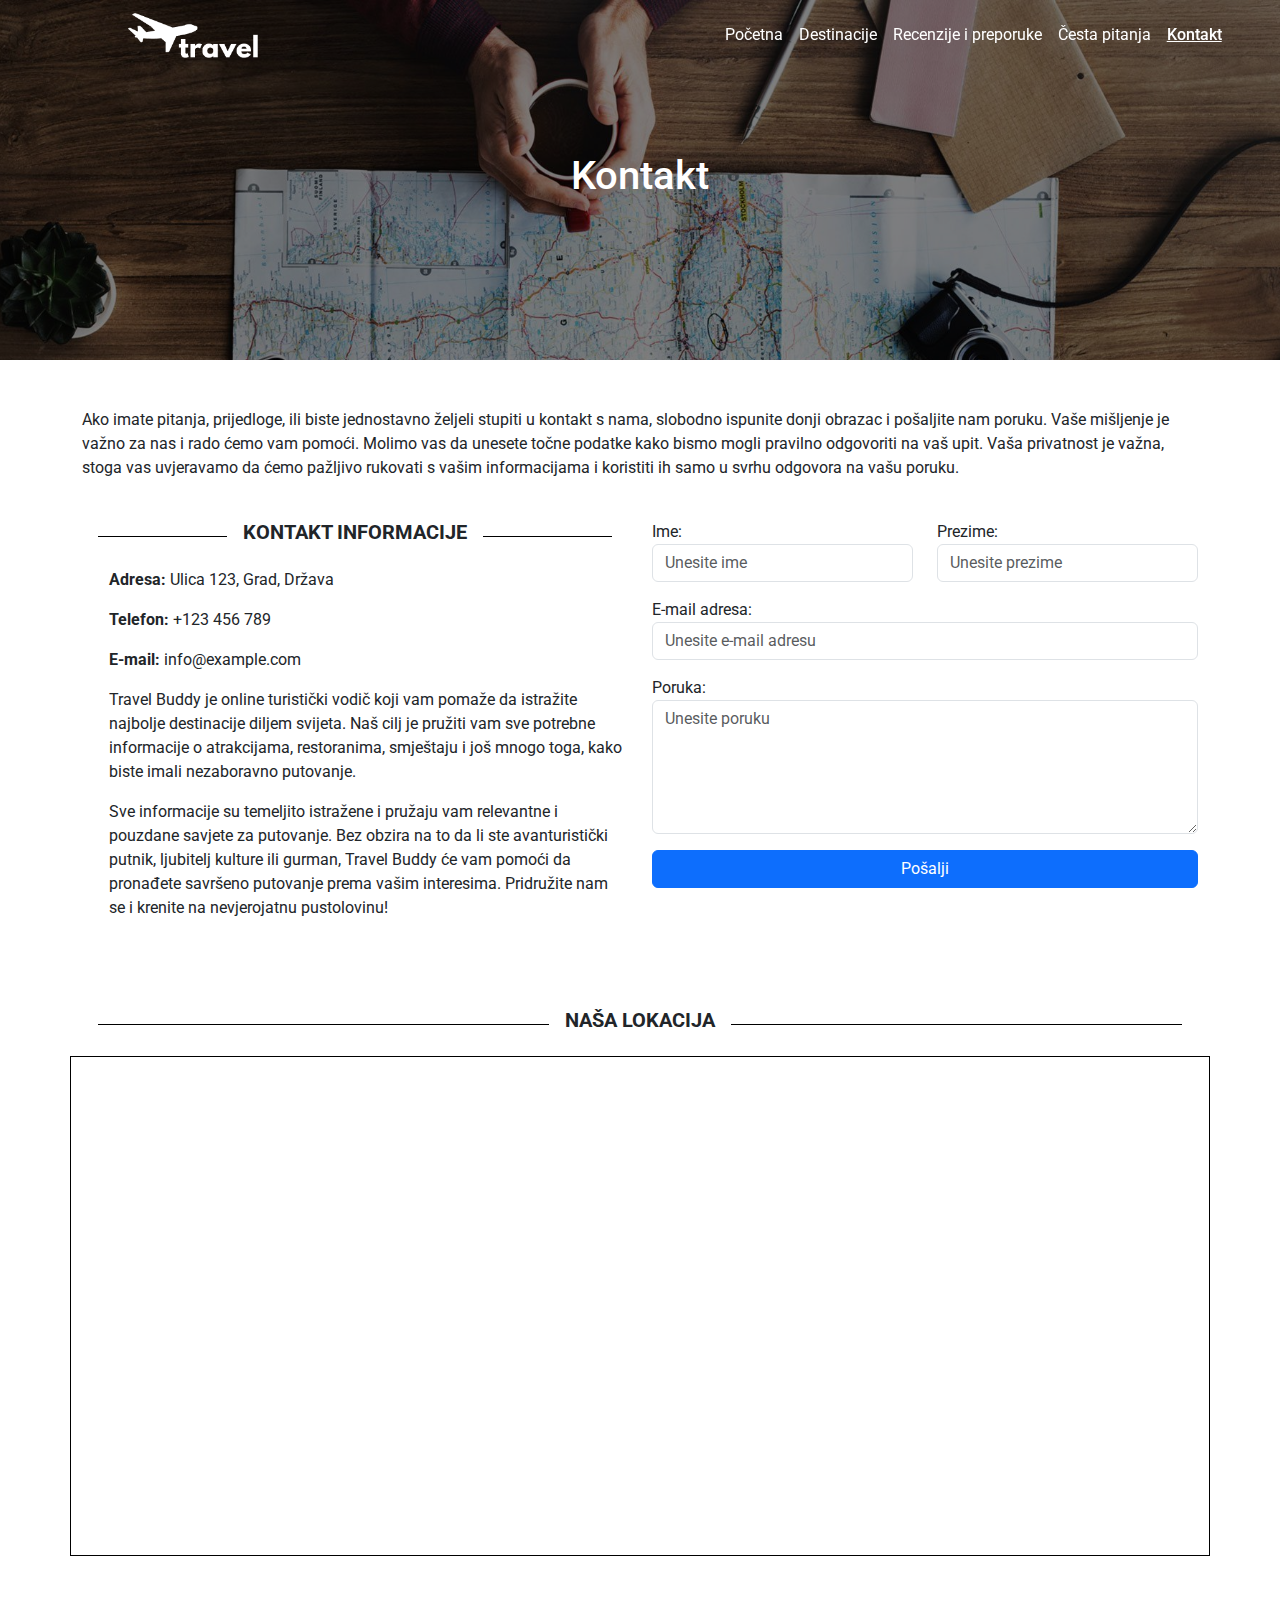
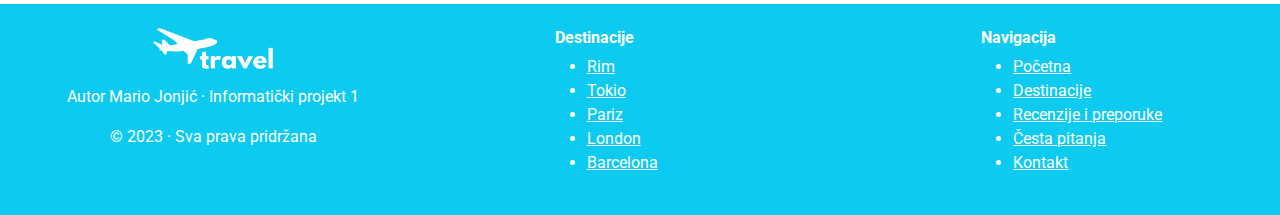
<file: kontakt.html>
<!DOCTYPE html>
<html lang="en">
<head>
    <meta charset="UTF-8">
    <meta name="viewport" content="width=device-width, initial-scale=1.0">
    <link rel="icon" type="image/x-icon" href="images/favicon.ico">

    <title>Travel Buddy - turistički vodič</title>

    <!-- Bootstrap -->
    <link href="https://cdn.jsdelivr.net/npm/bootstrap@5.2.3/dist/css/bootstrap.min.css" rel="stylesheet">
    <script src="https://cdn.jsdelivr.net/npm/bootstrap@5.2.3/dist/js/bootstrap.bundle.min.js"></script>
    <link rel="stylesheet" href="https://cdn.jsdelivr.net/npm/bootstrap-icons@1.7.2/font/bootstrap-icons.css">
        
    <!-- jQuery -->
    <script src="https://ajax.googleapis.com/ajax/libs/jquery/3.6.4/jquery.min.js"></script>

    <!-- TinyMCE -->
    <script src="https://cdn.tiny.cloud/1/lqs58m8gjv34gceewj1r110wutkc28w2rss0dexbeto95t0j/tinymce/5/tinymce.min.js" referrerpolicy="origin"></script>

    <!-- Font Awesome -->
    <link rel="stylesheet" href="https://cdnjs.cloudflare.com/ajax/libs/font-awesome/5.15.3/css/all.min.css">

    <!-- Custom CSS & JS -->
    <link rel="stylesheet" href="main.css">
    <script src="main.js"></script>
</head>
<body>
    <!-- Header Start -->
    <header class="sticky-top">
        <nav class="navbar navbar-expand-lg navbar-light bg-transparent fixed-top">
          <a class="navbar-brand" href="index.html">
            <img src="images/logo_white.png" alt="Logo" width="130px">
          </a>
          <button class="navbar-toggler" type="button" data-bs-toggle="collapse" data-bs-target="#main_nav">
            <span class="navbar-toggler-icon"></span>
          </button>
          <div class="collapse navbar-collapse justify-content-end" id="navbarNav">
            <ul class="navbar-nav">
              <li class="nav-item">
                <a class="nav-link text-white" href="index.html">Početna</a>
              </li>
              <li class="nav-item">
                <a class="nav-link text-white" href="destinacije.html">Destinacije</a>
              </li>
              <li class="nav-item">
                <a class="nav-link text-white" href="recenzije.html">Recenzije i preporuke</a>
              </li>
              <li class="nav-item">
                <a class="nav-link text-white" href="faq.html">Česta pitanja</a>
              </li>
              <li class="nav-item active">
                <a class="nav-link text-white" href="kontakt.html">Kontakt</a>
              </li>
            </ul>
          </div>
        </nav>
    </header>
    <!-- Header End -->

    <!-- Content Start -->
    <div class="jumbotron" style="height: 40vh;">
        <div class="container">
          <h1>Kontakt</h1>
        </div>
    </div>
      
    <div class="container">  
        <br><br>
        <div class="row">
            <div class="col-12">
              <p>Ako imate pitanja, prijedloge, ili biste jednostavno željeli stupiti u kontakt s nama, slobodno ispunite donji obrazac i pošaljite nam poruku. 
                  Vaše mišljenje je važno za nas i rado ćemo vam pomoći. Molimo vas da unesete točne podatke kako bismo mogli pravilno odgovoriti na vaš upit. 
                  Vaša privatnost je važna, stoga vas uvjeravamo da ćemo pažljivo rukovati s vašim informacijama i koristiti ih samo u svrhu odgovora na vašu poruku.
              </p>
            </div>

            <div class="col-lg-6 py-4" id="kontakt_info">
              <div class="title-divider">
                  <div class="title-divider-line"></div>
                  <h5 class="title-divider-text">Kontakt informacije</h5>
                  <div class="title-divider-line"></div>
              </div>

              <p><b>Adresa:</b> Ulica 123, Grad, Država</p>
              <p><b>Telefon:</b> +123 456 789</p>
              <p><b>E-mail:</b> info@example.com</p>

              <p>Travel Buddy je online turistički vodič koji vam pomaže da istražite najbolje destinacije diljem svijeta.
                  Naš cilj je pružiti vam sve potrebne informacije o atrakcijama, restoranima, smještaju i još mnogo toga,
                  kako biste imali nezaboravno putovanje.</p>
              <p>Sve informacije su temeljito istražene i pružaju vam relevantne i pouzdane savjete za putovanje.
                  Bez obzira na to da li ste avanturistički putnik, ljubitelj kulture ili gurman, Travel Buddy će vam pomoći
                  da pronađete savršeno putovanje prema vašim interesima.
                  Pridružite nam se i krenite na nevjerojatnu pustolovinu!</p>
            </div>
            <div class="col-lg-6 py-4" id="opis">
              <form id="kontakt-forma">
                  <div class="form-group mb-3">
                    <div class="row">
                      <div class="col">
                        <label for="ime">Ime:</label>
                        <input type="text" class="form-control" id="ime" placeholder="Unesite ime" required>
                      </div>
                      <div class="col">
                        <label for="prezime">Prezime:</label>
                        <input type="text" class="form-control" id="prezime" placeholder="Unesite prezime" required>
                      </div>
                    </div>
                  </div>
                  <div class="form-group mb-3">
                    <label for="email">E-mail adresa:</label>
                    <input type="email" class="form-control" id="email" placeholder="Unesite e-mail adresu" required>
                  </div>
                  <div class="form-group mb-3">
                    <label for="poruka">Poruka:</label>
                    <textarea class="form-control" id="poruka" name="poruka" rows="5" placeholder="Unesite poruku" required></textarea>
                  </div>
                  <button type="submit" class="btn btn-primary w-100">Pošalji</button>
              </form>
            </div>
            
		    </div>
        <br>
        <div class="row py-4">
          <div class="title-divider">
              <div class="title-divider-line"></div>
              <h5 class="title-divider-text">Naša lokacija</h5>
              <div class="title-divider-line"></div>
          </div>

          <iframe class="w-100" height="500" frameborder="0" scrolling="no" marginheight="0" marginwidth="0" src="https://www.openstreetmap.org/export/embed.html?bbox=17.796014249324802%2C43.34400803368217%2C17.79805272817612%2C43.34569335044102&amp;layer=mapnik" style="border: 1px solid black"></iframe><br/>
		    </div><br>
    </div>
    <!-- Content End -->

    <!-- Footer Start -->
    <footer>
      <div class="container-fluid py-4" id="footer_container">
          <div class="row">
              <div class="col-md-4 text-center">
                  <div class="footer-left">
                      <p><img src="images/logo_white.png" alt="Logo" width="120px"></p>
                      <p>Autor Mario Jonjić · Informatički projekt 1</a></p>
                      <p>© 2023 · Sva prava pridržana</p>
                  </div>
              </div>
              <div class="col-md-4" style="padding-left: 10%;">
                  <div class="footer-center">
                      <h6><b>Destinacije</b></h6>
                      <ul>
                          <li><a href="destinacije.html#destinacija_rim">Rim</a></li>
                          <li><a href="destinacije.html#destinacija_tokio">Tokio</a></li>
                          <li><a href="destinacije.html#destinacija_pariz">Pariz</a></li>
                          <li><a href="destinacije.html#destinacija_london">London</a></li>
                          <li><a href="destinacije.html#destinacija_barcelona">Barcelona</a></li>
                      </ul>
                  </div>
              </div>
              <div class="col-md-4" style="padding-left: 10%;">
                  <div class="footer-right">
                      <h6><b>Navigacija</b></h6>
                      <ul>
                          <li><a href="index.html">Početna</a></li>
                          <li><a href="destinacije.html">Destinacije</a></li>
                          <li><a href="recenzije.html">Recenzije i preporuke</a></li>
                          <li><a href="faq.html">Česta pitanja</a></li>
                          <li><a href="kontakt.html">Kontakt</a></li>
                      </ul>
                  </div>
              </div>
          </div>
      </div>
    </footer>
    <!-- Footer End -->

    <button type="button" class="btn btn-primary btn-floating btn-lg" id="btn-back-to-top">
      <i class="fas fa-arrow-up"></i>
    </button>

    <script>
      tinymce.init({
        selector: '#poruka',
        height: 200,
        plugins: 'advlist autolink lists link image imagetools charmap print preview anchor searchreplace visualblocks code fullscreen insertdatetime media table paste code help wordcount',
        toolbar: 'undo redo | formatselect | bold italic backcolor | alignleft aligncenter alignright alignjustify | bullist numlist outdent indent | removeformat | image media link',
        menubar: 'file edit view insert format tools table help',
        setup: function (editor) {
          editor.on('change', function () {
            editor.save();
          });
        }
      });
    </script>    
    
</body>
</html>
</file>
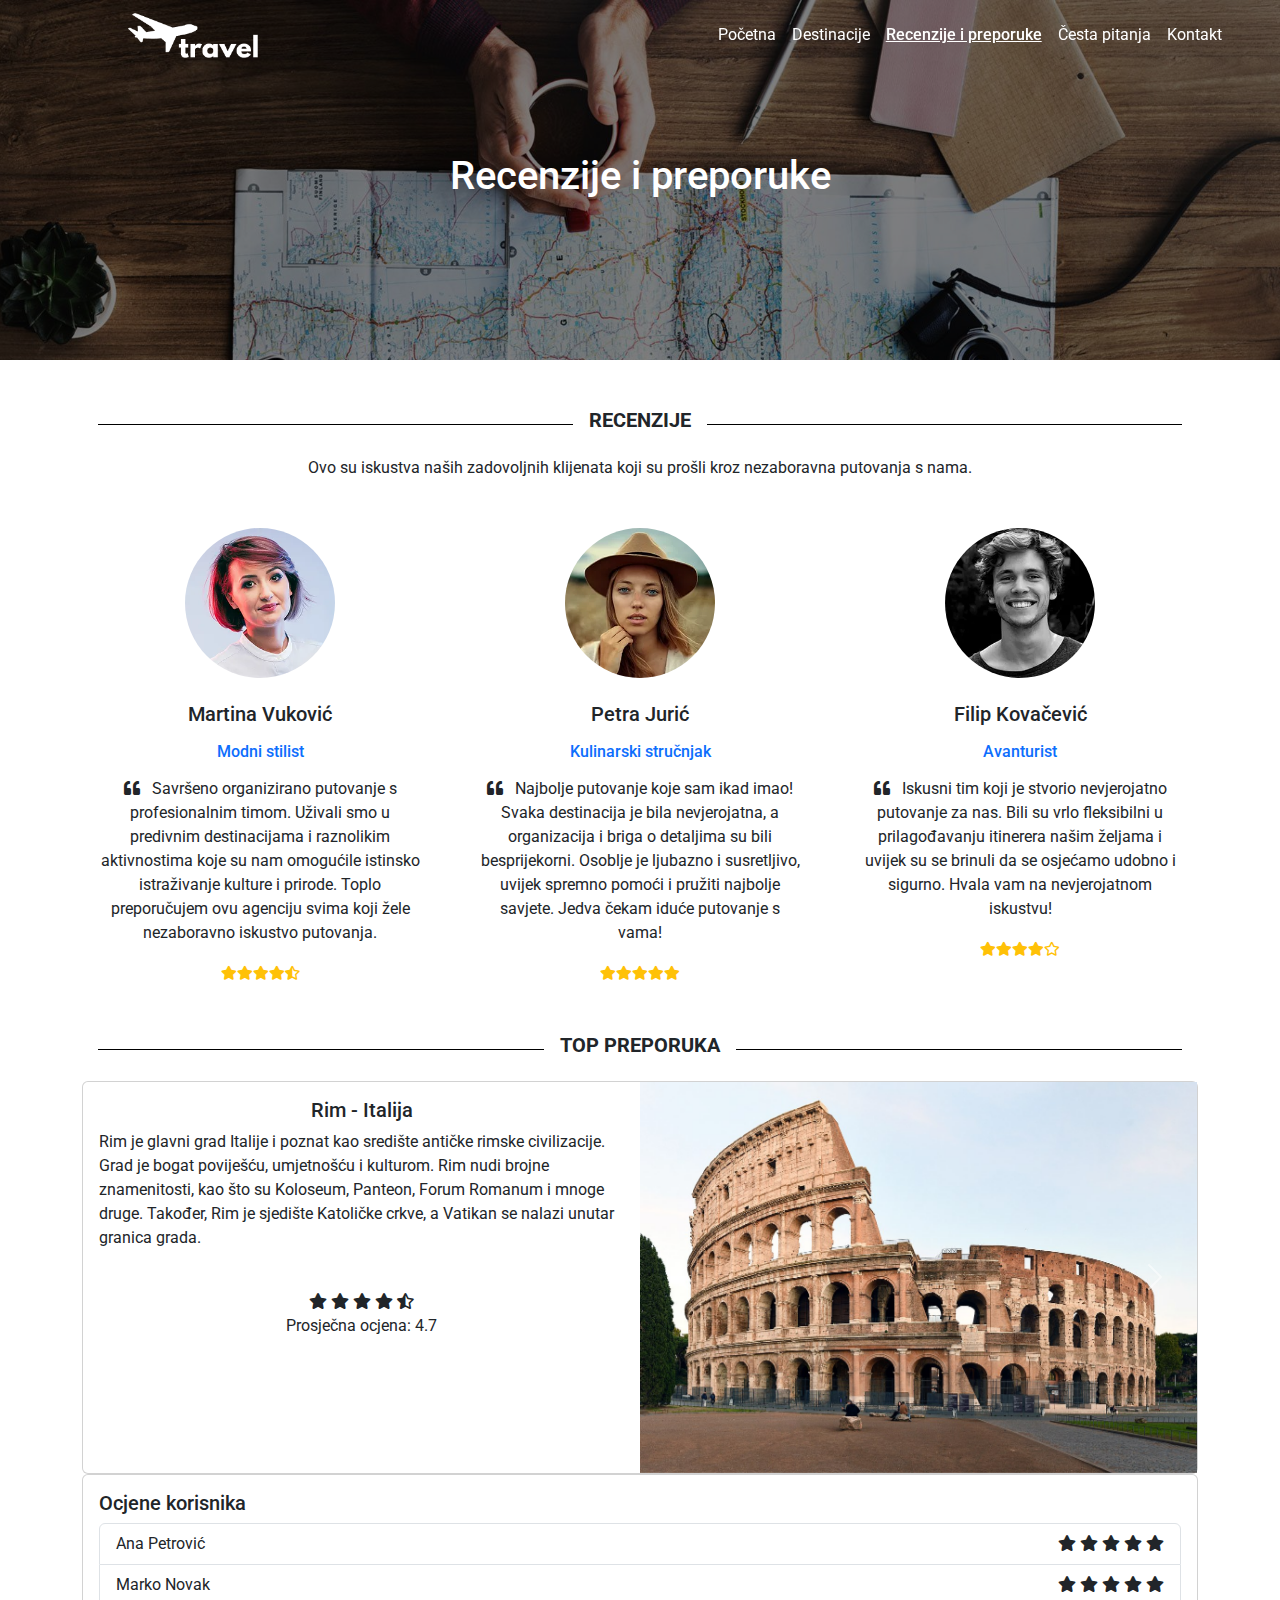
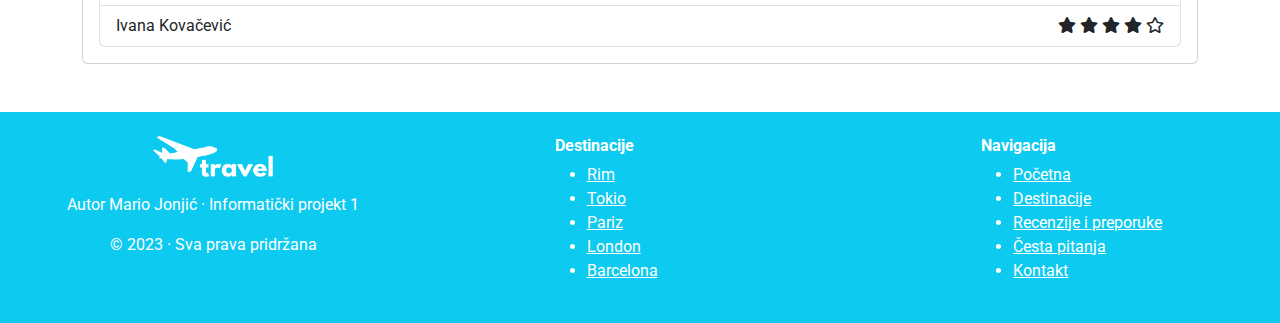
<file: recenzije.html>
<!DOCTYPE html>
<html lang="en">
<head>
    <meta charset="UTF-8">
    <meta name="viewport" content="width=device-width, initial-scale=1.0">
    <link rel="icon" type="image/x-icon" href="images/favicon.ico">

    <title>Travel Buddy - turistički vodič</title>

    <!-- Bootstrap -->
    <link href="https://cdn.jsdelivr.net/npm/bootstrap@5.2.3/dist/css/bootstrap.min.css" rel="stylesheet">
    <script src="https://cdn.jsdelivr.net/npm/bootstrap@5.2.3/dist/js/bootstrap.bundle.min.js"></script>
    <link rel="stylesheet" href="https://cdn.jsdelivr.net/npm/bootstrap-icons@1.7.2/font/bootstrap-icons.css">
        
    <!-- jQuery -->
    <script src="https://ajax.googleapis.com/ajax/libs/jquery/3.6.4/jquery.min.js"></script>

    <!-- Font Awesome -->
    <link rel="stylesheet" href="https://cdnjs.cloudflare.com/ajax/libs/font-awesome/5.15.3/css/all.min.css">

    <!-- Custom CSS & JS -->
    <link rel="stylesheet" href="main.css">
    <script src="main.js"></script>
</head>
<body>
    <!-- Header Start -->
    <header class="sticky-top">
        <nav class="navbar navbar-expand-lg navbar-light bg-transparent fixed-top">
          <a class="navbar-brand" href="index.html">
            <img src="images/logo_white.png" alt="Logo" width="130px">
          </a>
          <button class="navbar-toggler" type="button" data-bs-toggle="collapse" data-bs-target="#main_nav">
            <span class="navbar-toggler-icon"></span>
          </button>
          <div class="collapse navbar-collapse justify-content-end" id="navbarNav">
            <ul class="navbar-nav">
              <li class="nav-item">
                <a class="nav-link text-white" href="index.html">Početna</a>
              </li>
              <li class="nav-item">
                <a class="nav-link text-white" href="destinacije.html">Destinacije</a>
              </li>
              <li class="nav-item active">
                <a class="nav-link text-white" href="recenzije.html">Recenzije i preporuke</a>
              </li>
              <li class="nav-item">
                <a class="nav-link text-white" href="faq.html">Česta pitanja</a>
              </li>
              <li class="nav-item">
                <a class="nav-link text-white" href="kontakt.html">Kontakt</a>
              </li>
            </ul>
          </div>
        </nav>
    </header>
    <!-- Header End -->
    <!-- Content Start -->
    <div class="jumbotron" style="height: 40vh;">
      <div class="container">
        <h1>Recenzije i preporuke</h1>
      </div>
    </div>
    
    <div class="container">   
        <br><br>

        <div class="title-divider">
          <div class="title-divider-line"></div>
          <h5 class="title-divider-text">Recenzije</h5>
          <div class="title-divider-line"></div>
        </div>

        <div class="row d-flex justify-content-center">
          <div class="col-xl-12 text-center">
            <p class="mb-4 pb-2 mb-md-5 pb-md-0">
              Ovo su iskustva naših zadovoljnih klijenata koji su prošli kroz nezaboravna putovanja s nama.
            </p>
          </div>
        </div>
      
        <div class="row text-center">
          <div class="col-md-4 mb-5 mb-md-0">
            <div class="d-flex justify-content-center mb-4">
              <img src="images/recenzija1.png" class="rounded-circle shadow-1-strong" width="150" height="150" />
            </div>
            <h5 class="mb-3">Martina Vuković</h5>
            <h6 class="text-primary mb-3">Modni stilist</h6>
            <p class="px-xl-3">
              <i class="fas fa-quote-left pe-2"></i>
              Savršeno organizirano putovanje s profesionalnim timom. 
              Uživali smo u predivnim destinacijama i raznolikim aktivnostima koje su nam omogućile istinsko istraživanje kulture i prirode. 
              Toplo preporučujem ovu agenciju svima koji žele nezaboravno iskustvo putovanja.
            </p>
            <ul class="list-unstyled d-flex justify-content-center mb-0">
              <li><i class="fas fa-star fa-sm text-warning"></i></li>
              <li><i class="fas fa-star fa-sm text-warning"></i></li>
              <li><i class="fas fa-star fa-sm text-warning"></i></li>
              <li><i class="fas fa-star fa-sm text-warning"></i></li>
              <li><i class="fas fa-star-half-alt fa-sm text-warning"></i></li>
            </ul>
          </div>

          <div class="col-md-4 mb-5 mb-md-0">
            <div class="d-flex justify-content-center mb-4">
              <img src="images/recenzija2.png" class="rounded-circle shadow-1-strong" width="150" height="150" />
            </div>
            <h5 class="mb-3">Petra Jurić</h5>
            <h6 class="text-primary mb-3">Kulinarski stručnjak</h6>
            <p class="px-xl-3">
              <i class="fas fa-quote-left pe-2"></i>
              Najbolje putovanje koje sam ikad imao! Svaka destinacija je bila nevjerojatna, a organizacija i briga o detaljima su bili besprijekorni. 
              Osoblje je ljubazno i susretljivo, uvijek spremno pomoći i pružiti najbolje savjete. Jedva čekam iduće putovanje s vama!
            </p>
            <ul class="list-unstyled d-flex justify-content-center mb-0">
              <li><i class="fas fa-star fa-sm text-warning"></i></li>
              <li><i class="fas fa-star fa-sm text-warning"></i></li>
              <li><i class="fas fa-star fa-sm text-warning"></i></li>
              <li><i class="fas fa-star fa-sm text-warning"></i></li>
              <li><i class="fas fa-star fa-sm text-warning"></i></li>
            </ul>
          </div>

          <div class="col-md-4 mb-0">
            <div class="d-flex justify-content-center mb-4">
              <img src="images/recenzija3.png" class="rounded-circle shadow-1-strong" width="150" height="150" />
            </div>
            <h5 class="mb-3">Filip Kovačević</h5>
            <h6 class="text-primary mb-3">Avanturist</h6>
            <p class="px-xl-3">
              <i class="fas fa-quote-left pe-2"></i>
              Iskusni tim koji je stvorio nevjerojatno putovanje za nas. 
              Bili su vrlo fleksibilni u prilagođavanju itinerera našim željama i uvijek su se brinuli da se osjećamo udobno i sigurno. 
              Hvala vam na nevjerojatnom iskustvu!
            </p>
            <ul class="list-unstyled d-flex justify-content-center mb-0">
              <li><i class="fas fa-star fa-sm text-warning"></i></li>
              <li><i class="fas fa-star fa-sm text-warning"></i></li>
              <li><i class="fas fa-star fa-sm text-warning"></i></li>
              <li><i class="fas fa-star fa-sm text-warning"></i></li>
              <li><i class="far fa-star fa-sm text-warning"></i></li>
            </ul>
          </div>
        </div><br><br>

        <div class="title-divider">
          <div class="title-divider-line"></div>
          <h5 class="title-divider-text">Top preporuka</h5>
          <div class="title-divider-line"></div>
        </div>

        <div class="card">
          <div class="row g-0">
            <div class="col-md-6">
              <div class="card-body">
                <h5 class="card-title text-center">Rim - Italija</h5>
                <p>Rim je glavni grad Italije i poznat kao središte antičke rimske civilizacije. 
                  Grad je bogat poviješću, umjetnošću i kulturom. Rim nudi brojne znamenitosti, kao što su Koloseum, Panteon, Forum Romanum i mnoge druge. 
                  Također, Rim je sjedište Katoličke crkve, a Vatikan se nalazi unutar granica grada.</p><br>
                <div class="rating text-center">
                  <span class="fa fa-star checked"></span>
                  <span class="fa fa-star checked"></span>
                  <span class="fa fa-star checked"></span>
                  <span class="fa fa-star"></span>
                  <span class="fa fa-star-half-alt"></span>
                </div>
                <p class="card-text text-center">Prosječna ocjena: 4.7</p>
              </div>
            </div>
            <div class="col-md-6">
              <div id="top_preporuka" class="carousel slide" data-bs-ride="carousel">
                <div class="carousel-inner">
                  <div class="carousel-item active">
                    <img src="images/rim1.jpg" class="d-block w-100 img-fluid" alt="Slika 1">
                  </div>
                  <div class="carousel-item">
                    <img src="images/rim2.jpg" class="d-block w-100 img-fluid" alt="Slika 2">
                  </div>
                  <div class="carousel-item">
                    <img src="images/rim3.jpg" class="d-block w-100 img-fluid" alt="Slika 3">
                  </div>
                </div>
                <button class="carousel-control-prev" type="button" data-bs-target="#top_preporuka" data-bs-slide="prev">
                  <span class="carousel-control-prev-icon" aria-hidden="true"></span>
                  <span class="visually-hidden">Prethodna</span>
                </button>
                <button class="carousel-control-next" type="button" data-bs-target="#top_preporuka" data-bs-slide="next">
                  <span class="carousel-control-next-icon" aria-hidden="true"></span>
                  <span class="visually-hidden">Sljedeća</span>
                </button>
              </div>
            </div>
          </div>
        </div>

        <div class="card">
          <div class="card-body">
            <h5 class="card-title">Ocjene korisnika</h5>
            <ul class="list-group">
              <li class="list-group-item d-flex justify-content-between align-items-center">
                Ana Petrović
                <div class="rating">
                  <span class="fa fa-star checked"></span>
                  <span class="fa fa-star checked"></span>
                  <span class="fa fa-star checked"></span>
                  <span class="fa fa-star"></span>
                  <span class="fa fa-star"></span>
                </div>
              </li>
              <li class="list-group-item d-flex justify-content-between align-items-center">
                Marko Novak
                <div class="rating">
                  <span class="fa fa-star checked"></span>
                  <span class="fa fa-star checked"></span>
                  <span class="fa fa-star checked"></span>
                  <span class="fa fa-star"></span>
                  <span class="fa fa-star"></span>
                </div>
              </li>
              <li class="list-group-item d-flex justify-content-between align-items-center">
                Ivana Kovačević
                <div class="rating">
                  <span class="fa fa-star checked"></span>
                  <span class="fa fa-star checked"></span>
                  <span class="fa fa-star checked"></span>
                  <span class="fa fa-star checked"></span>
                  <span class="far fa-star checked"></span>
                </div>
              </li>
            </ul>
          </div>
        </div>
      </div>
     
        <br><br>
    </div>
    <!-- Content End -->

    <!-- Footer Start -->
    <footer>
      <div class="container-fluid py-4" id="footer_container">
          <div class="row">
              <div class="col-md-4 text-center">
                  <div class="footer-left">
                      <p><img src="images/logo_white.png" alt="Logo" width="120px"></p>
                      <p>Autor Mario Jonjić · Informatički projekt 1</a></p>
                      <p>© 2023 · Sva prava pridržana</p>
                  </div>
              </div>
              <div class="col-md-4" style="padding-left: 10%;">
                  <div class="footer-center">
                      <h6><b>Destinacije</b></h6>
                      <ul>
                          <li><a href="destinacije.html#destinacija_rim">Rim</a></li>
                          <li><a href="destinacije.html#destinacija_tokio">Tokio</a></li>
                          <li><a href="destinacije.html#destinacija_pariz">Pariz</a></li>
                          <li><a href="destinacije.html#destinacija_london">London</a></li>
                          <li><a href="destinacije.html#destinacija_barcelona">Barcelona</a></li>
                      </ul>
                  </div>
              </div>
              <div class="col-md-4" style="padding-left: 10%;">
                  <div class="footer-right">
                      <h6><b>Navigacija</b></h6>
                      <ul>
                          <li><a href="index.html">Početna</a></li>
                          <li><a href="destinacije.html">Destinacije</a></li>
                          <li><a href="recenzije.html">Recenzije i preporuke</a></li>
                          <li><a href="faq.html">Česta pitanja</a></li>
                          <li><a href="kontakt.html">Kontakt</a></li>
                      </ul>
                  </div>
              </div>
          </div>
      </div>
    </footer>
    <!-- Footer End -->
      
    <button type="button" class="btn btn-primary btn-floating btn-lg" id="btn-back-to-top">
      <i class="fas fa-arrow-up"></i>
    </button>
</body>
</html>
</file>
<file: main.css>
@import url('https://fonts.googleapis.com/css2?family=Roboto&display=swap');

  body {
    font-family: 'Roboto', sans-serif;
  }

  .jumbotron {
    background: url("images/pocetna.jpg") center center / cover;
    position: relative;
    height: 60vh;
    
    /* Parallax efekt */
    background-attachment: fixed;
    background-position: center;
    background-repeat: no-repeat;
    background-size: cover;
  }

  .jumbotron:before {
    content: "";
    display: block;
    position: absolute;
    top: 0;
    left: 0;
    width: 100%;
    height: 100%;
    background: rgba(0, 0, 0, 0.5);
  }

  .jumbotron .container {
    position: relative;
    z-index: 1;
    color: #fff;
    text-align: center;
    display: flex;
    flex-direction: column;
    justify-content: center;
    height: 100%;
  }

  .title-divider {
    display: flex;
    align-items: center;
    margin-bottom: 1rem;
  }
  
  .title-divider-line {
    flex-grow: 1;
    border-top: 1px solid black;
    margin: 0 1rem;
  }
  
  .title-divider-text {
    font-weight: bold;
    text-transform: uppercase;
  }

  #footer_container {
    background: #0dcaf0;
    color: white;
  }

  #footer_container a {
    color: white;  
  }

  .navbar-brand {
    margin-left: 10%;
  }
  
  .navbar-nav {
    margin-right: 5%;
  }

  .navbar-toggler-icon {
    filter: invert(1);
  }

  .navbar-nav .active a {
    font-weight: 500;
    text-decoration: underline;
  }

  .navbar-nav .nav-link:hover {
    color: #0dcaf0 !important;
  }
  
  #opis p {
    font-size: 18px;
  }

  #kontakt_info p {
    margin-left: 5%;
  }

  .accordion-collapse {
    transition: height 0.3s ease;
  }

  #btn-back-to-top {
    position: fixed;
    bottom: 20px;
    right: 20px;
    display: none;
  }

  #youtube iframe {
    width: 550px;
    height: 300px;
  }
  
  @media (max-width: 991.98px) {
    .nav-item {
      margin-left: 5%;
    }

    #youtube iframe {
      width: 360px;
      height: 210px;
    }
  }
</file>
